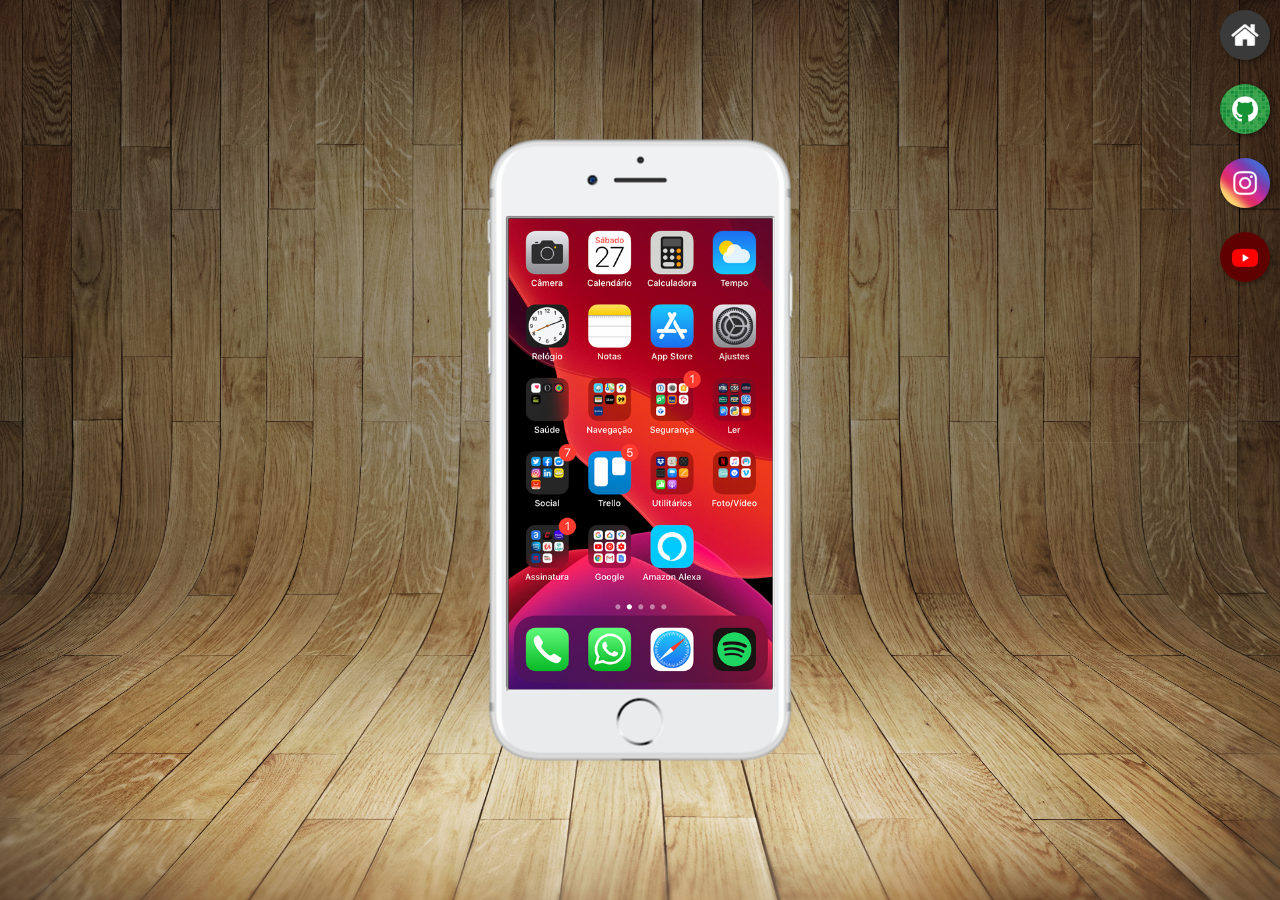
<file: index.html>
<!DOCTYPE html>
<html lang="pt-br">
<head>
    <meta charset="UTF-8">
    <meta name="viewport" content="width=device-width, initial-scale=1.0">
    <link rel="shortcut icon" href="favicon.ico" type="image/x-icon">
    <link rel="stylesheet" href="estilos/style.css">
    <title>Projeto Redes Sociais</title>
</head>
<body>
    <main>
        <section id="telefone">
          <iframe src="home.html" name= "tela" id="tela"></iframe>
        </section>

        <section id="redes-sociais">
            <a href="home.html" target="tela"><img src="imagens/logo-home.jpg" alt="Home"></a> <br>

            <a href="github.html" target="tela"><img src="imagens/logo-github.jpg" alt="GitHub"></a> <br>

            <a href="instagram.html" target="tela"><img src="imagens/logo-instagram.jpg" alt="Instagram"></a> <br>

            <a href="youtube.html" target="tela"><img src="imagens/logo-youtube.jpg" alt="YouTube"></a>

        </section>
    </main>
</body>
</htmltela
</file>
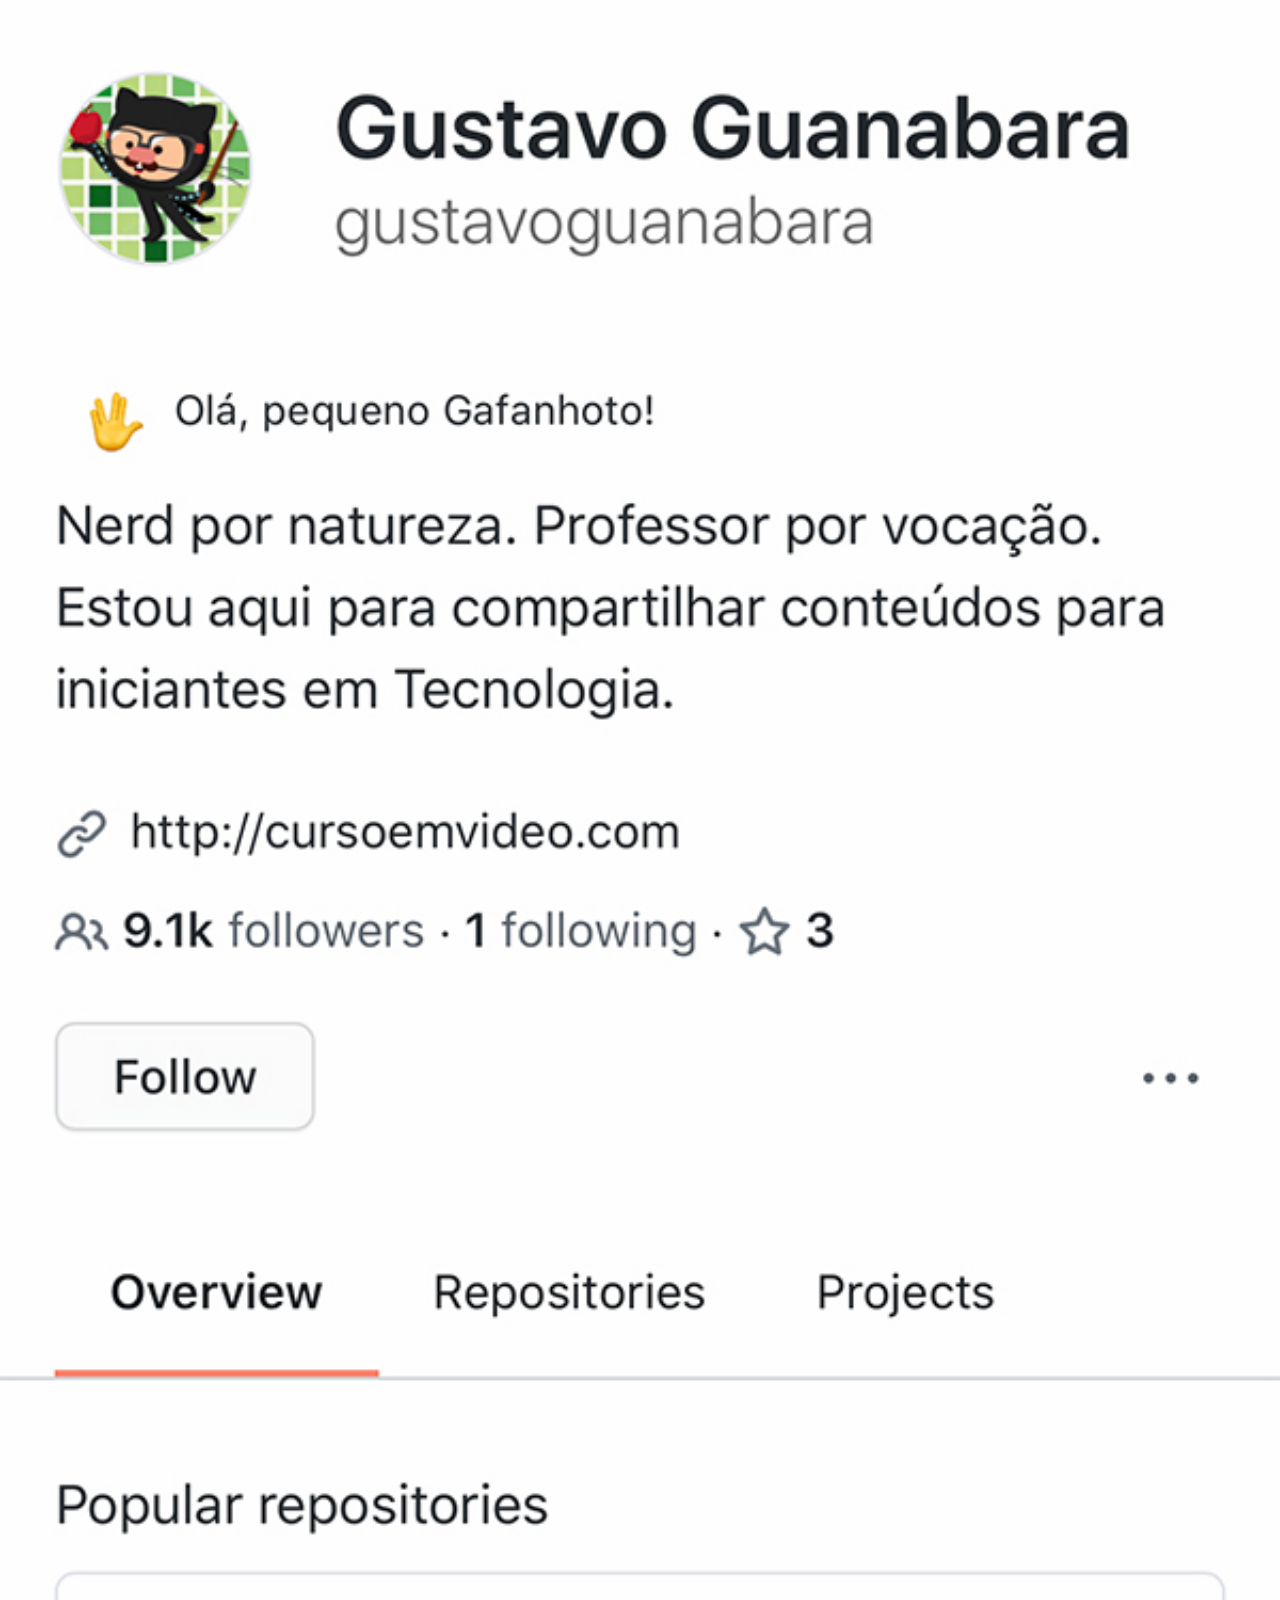
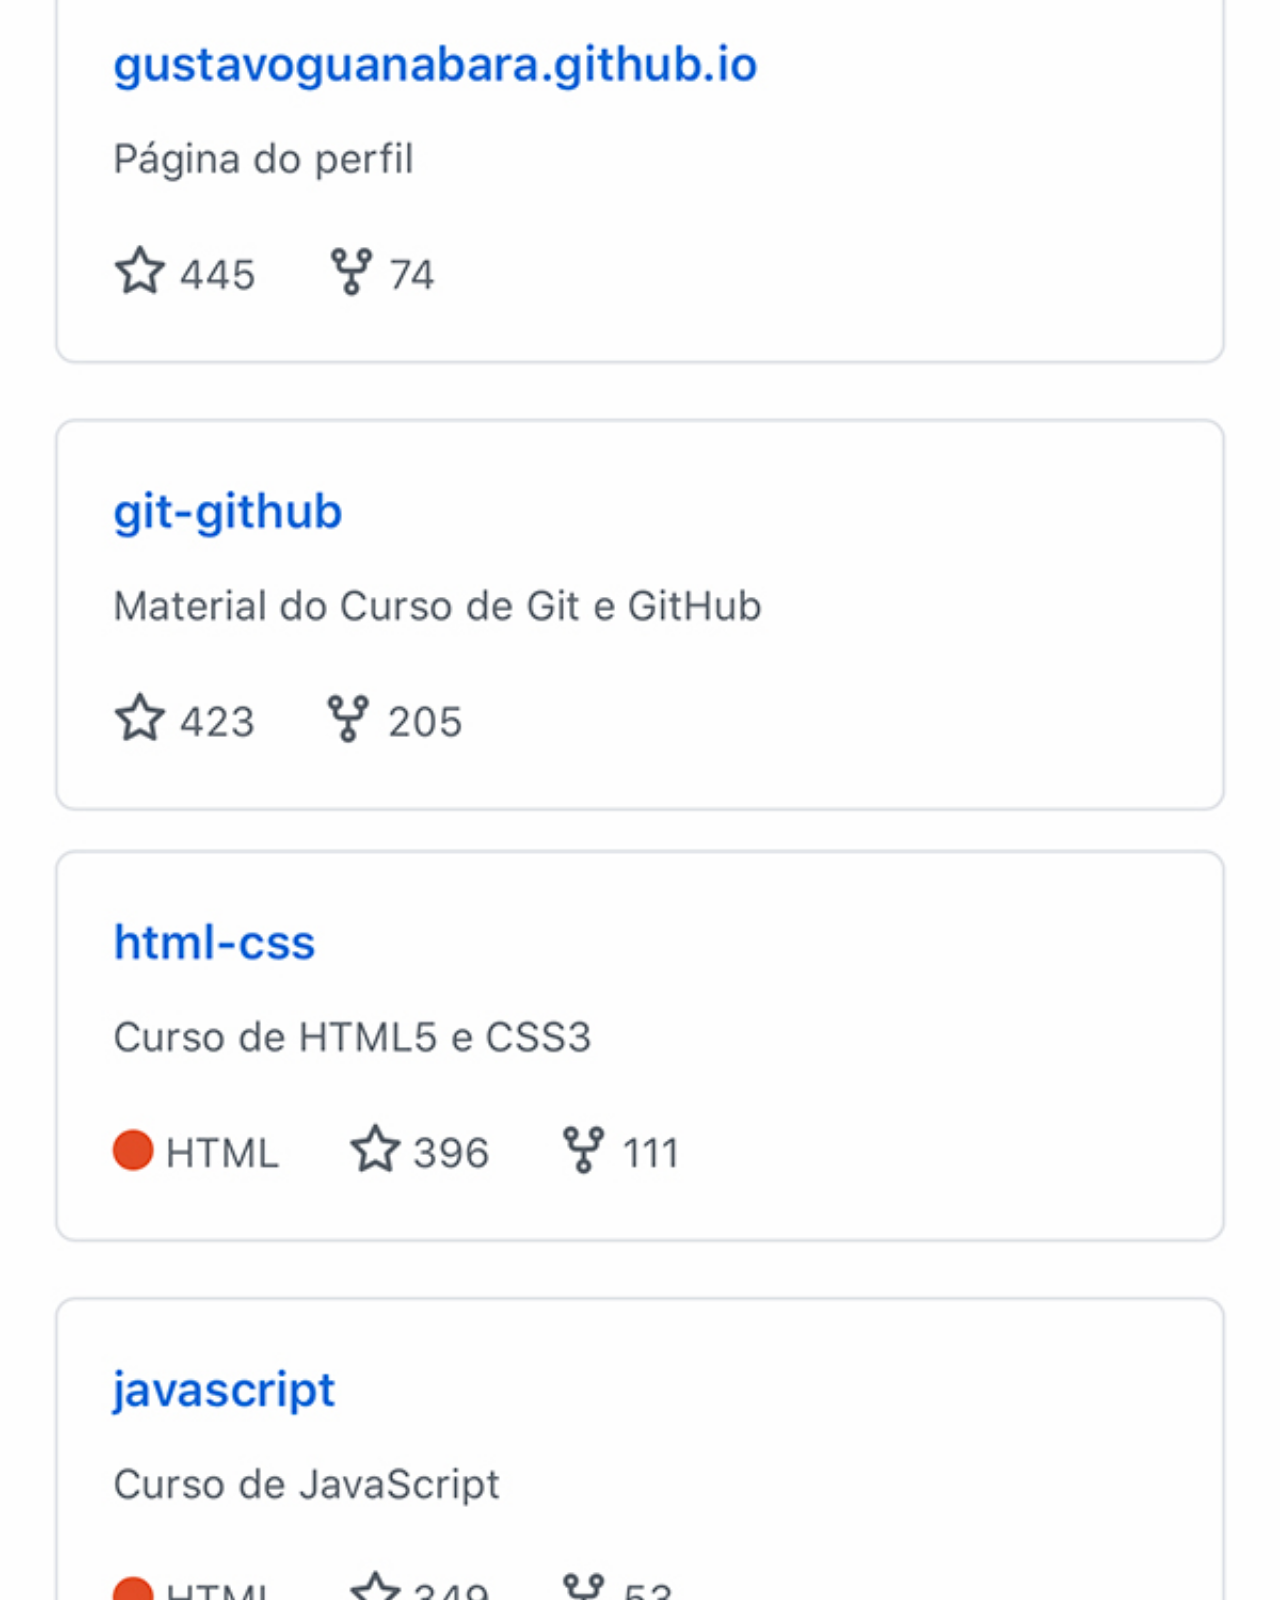
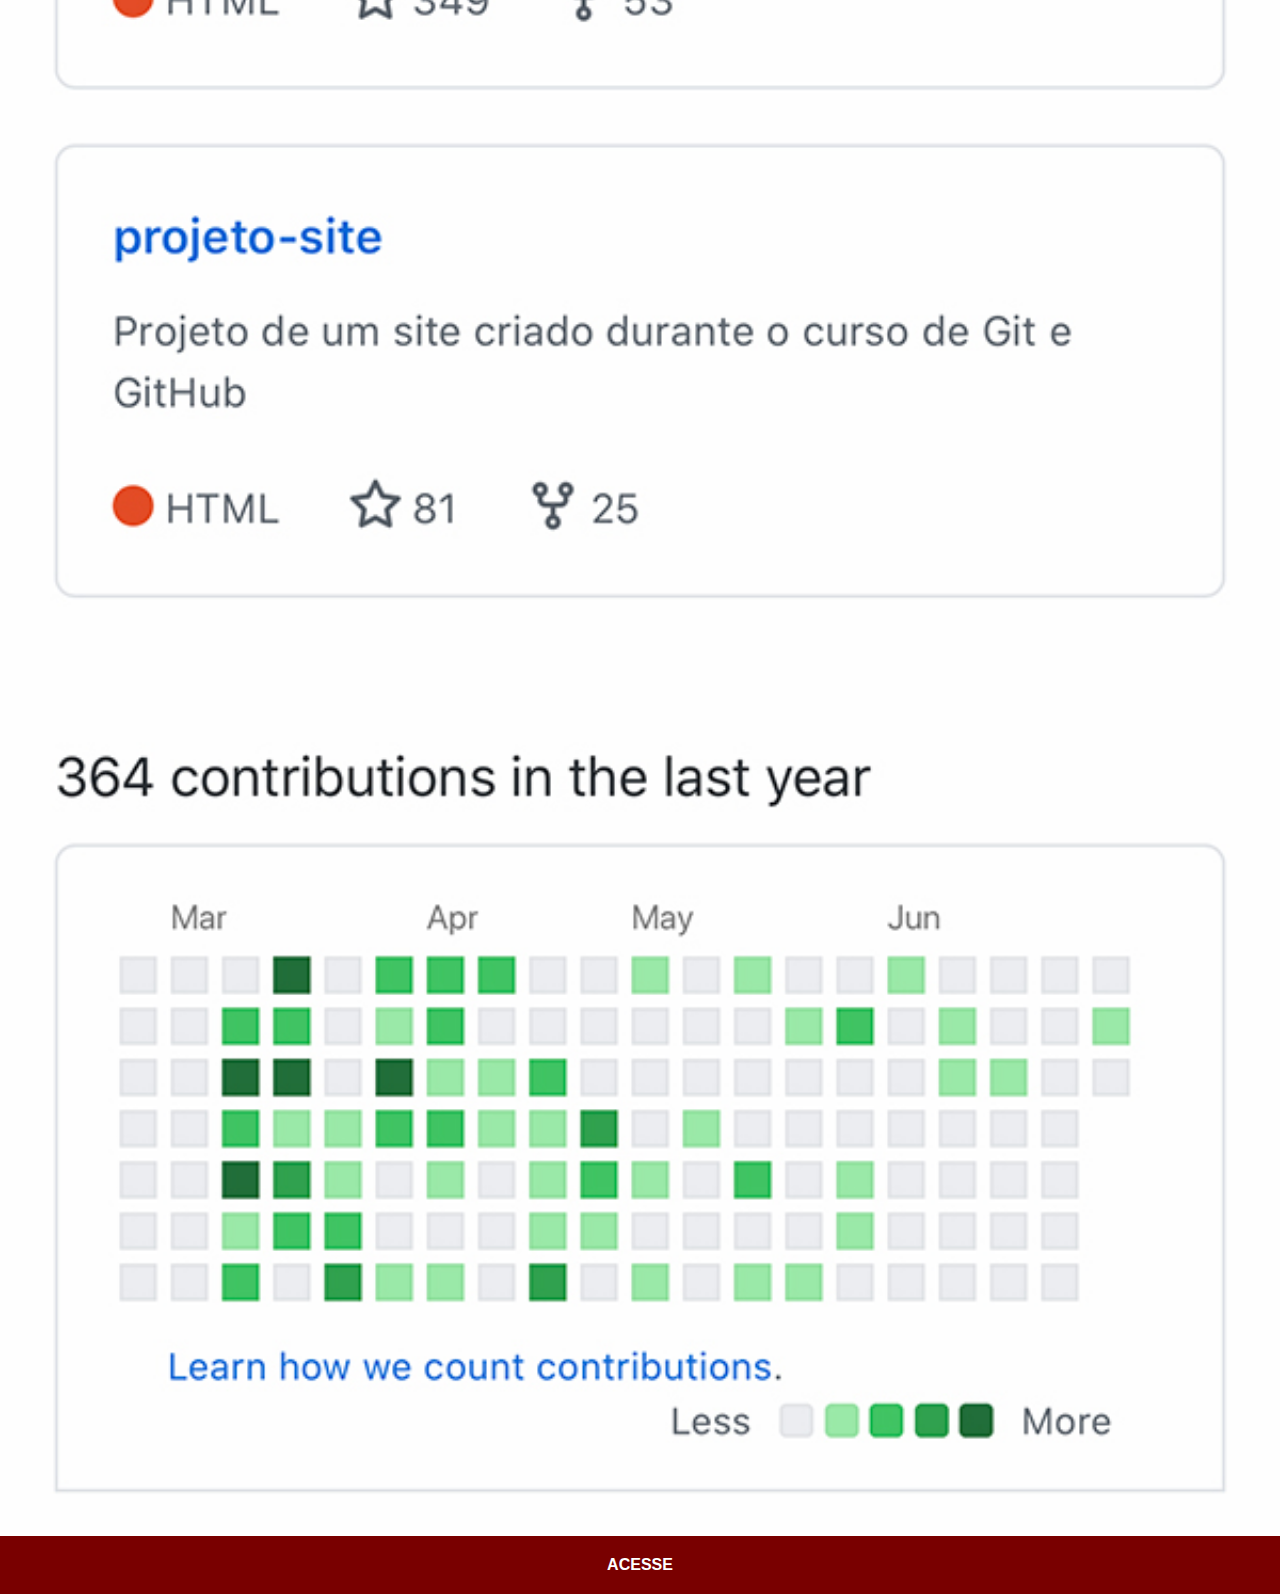
<file: github.html>
<!DOCTYPE html>
<html lang="pt-br">
<head>
    <meta charset="UTF-8">
    <meta name="viewport" content="width=device-width, initial-scale=1.0">
    <title>GitHub</title>
    <link rel="stylesheet" href="estilos/social.css">
</head>
<body>
    <img src="imagens/tela-github.jpg" alt="GitHub">
    <a href="https://github.com/luizagostinho" target="_blank">ACESSE</a>
</body>
</html>
</file>
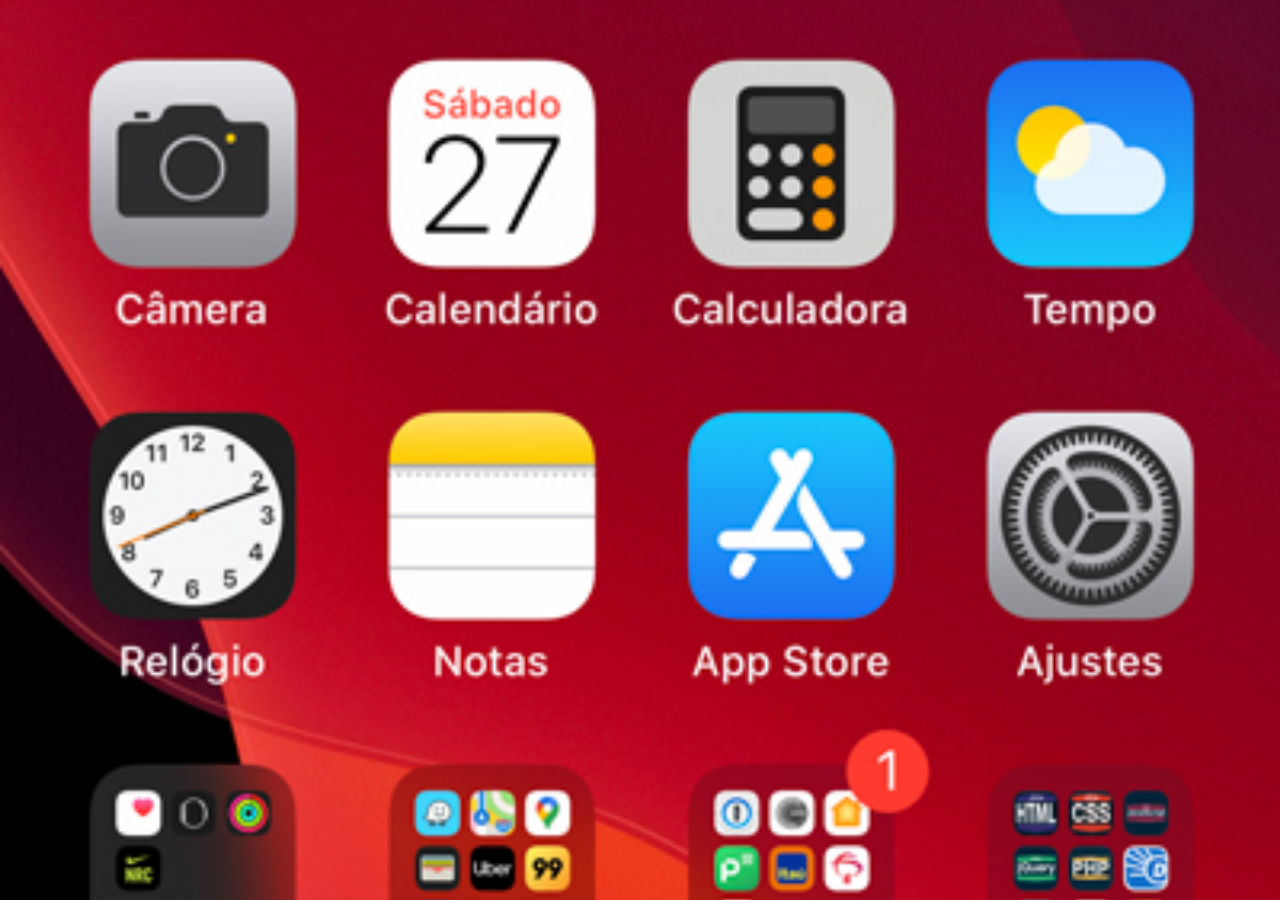
<file: home.html>
<!DOCTYPE html>
<html lang="pt-br">
<head>
    <meta charset="UTF-8">
    <meta name="viewport" content="width=device-width, initial-scale=1.0">
    <title>Home</title>
</head>
<style>
    * {
        margin: 0px;
        padding: 0px;
    }

    body {
        width: 100vw;
        height: 100vh;
        background: black url('imagens/tela-home.jpg') no-repeat top center ;
        background-size: cover;
    }
</style>
<body>

    
</body>
</html>
</file>
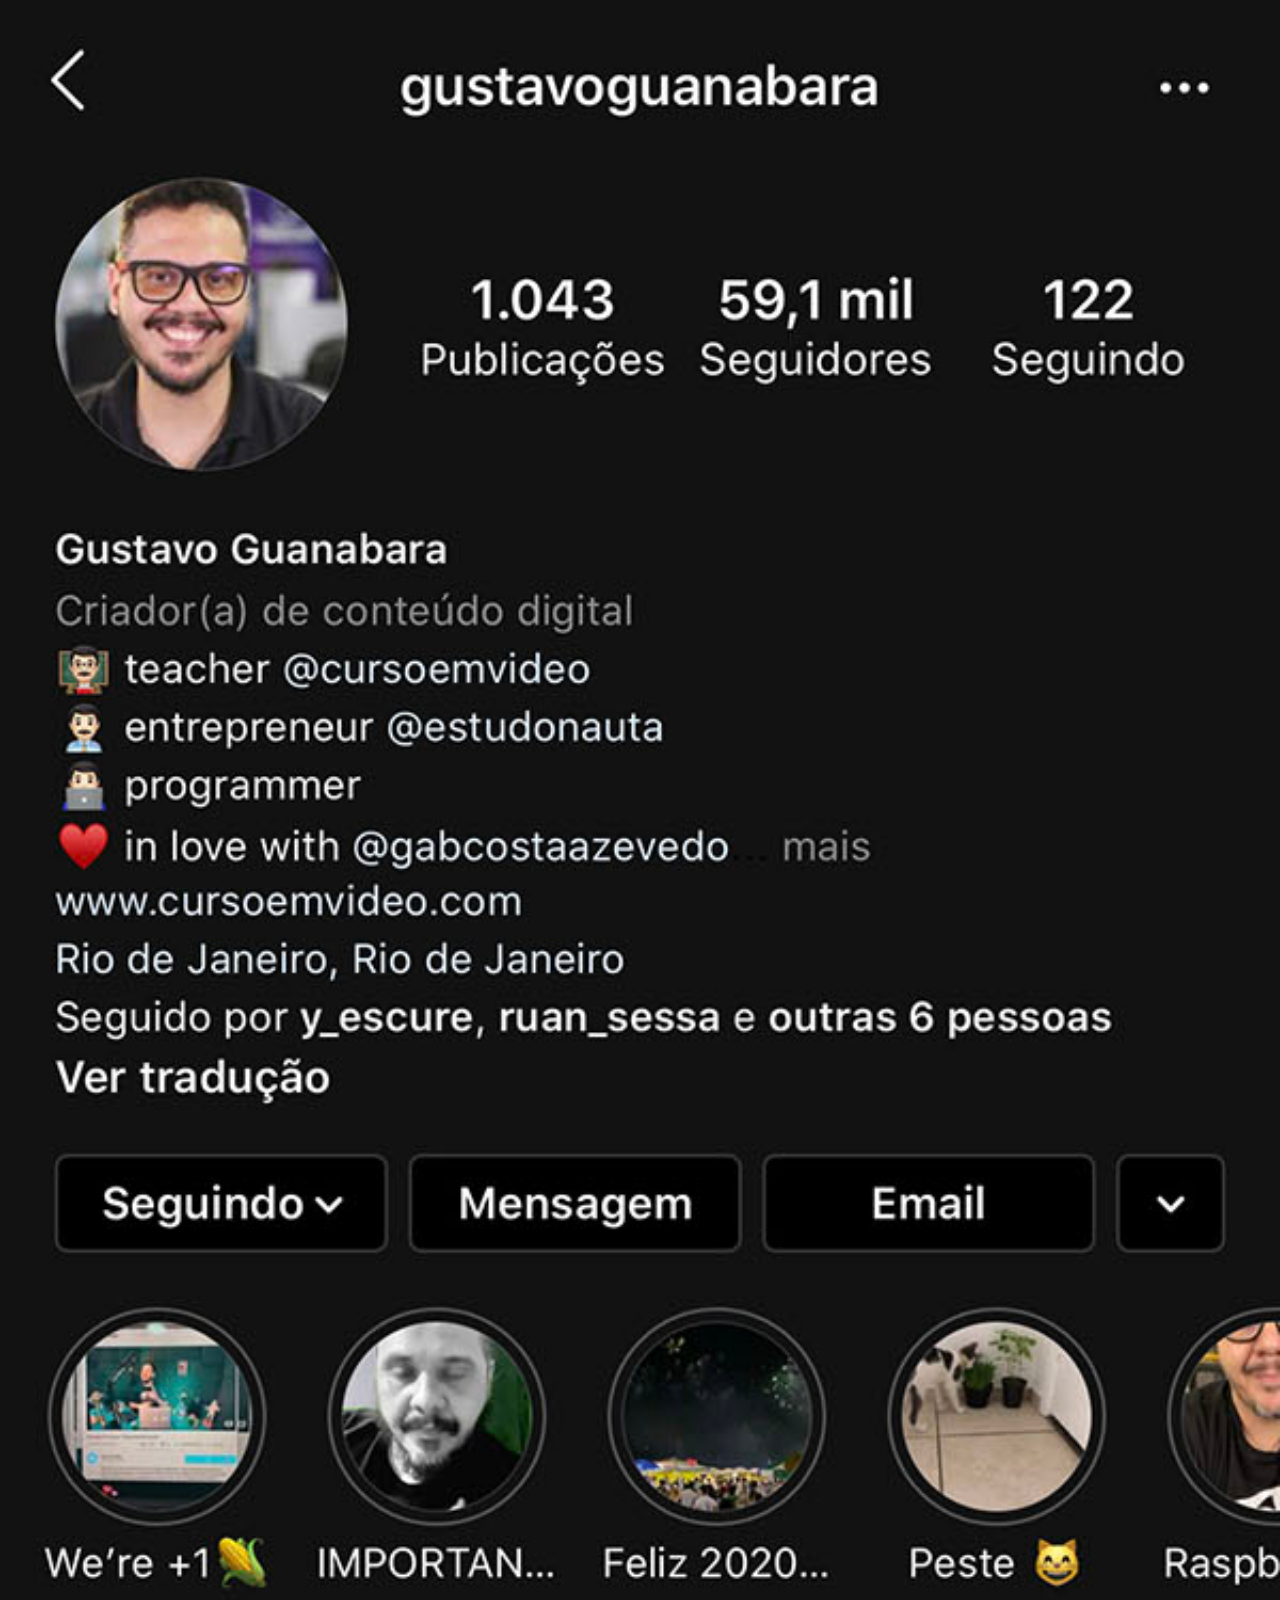
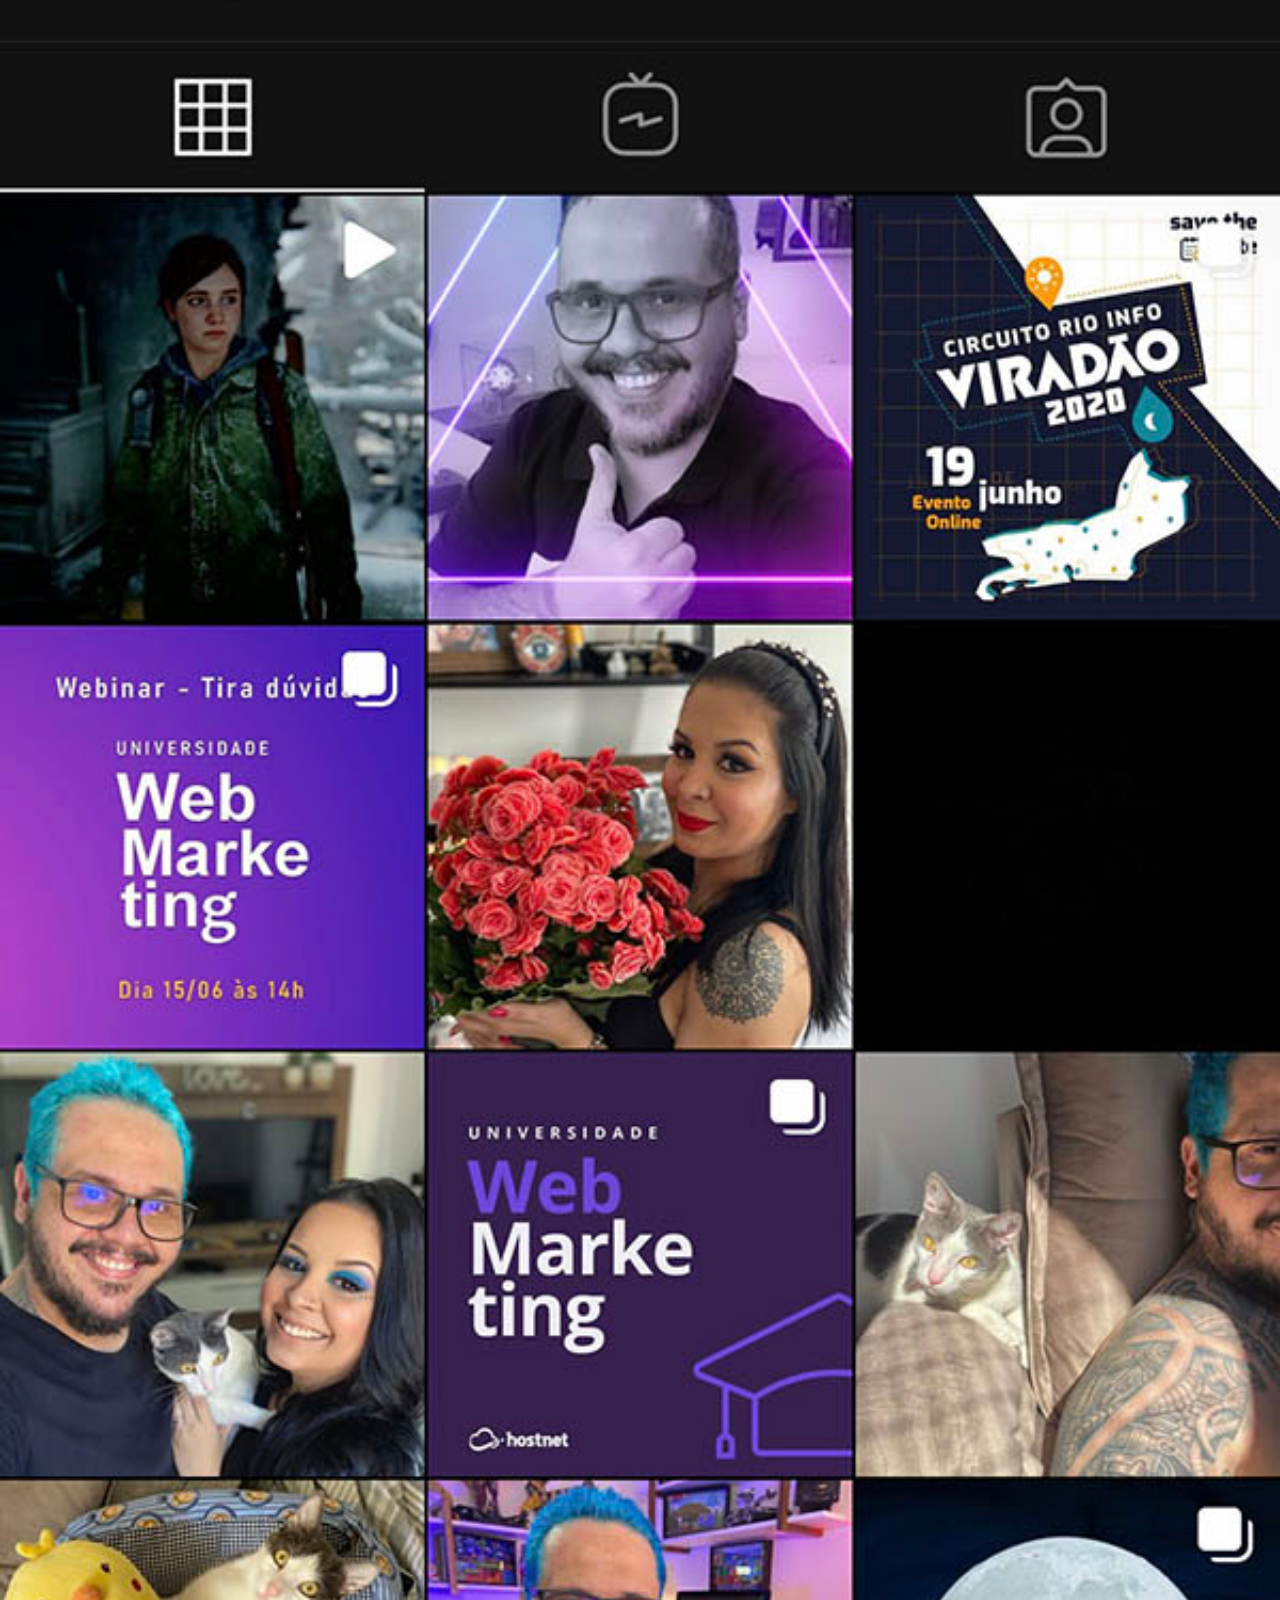
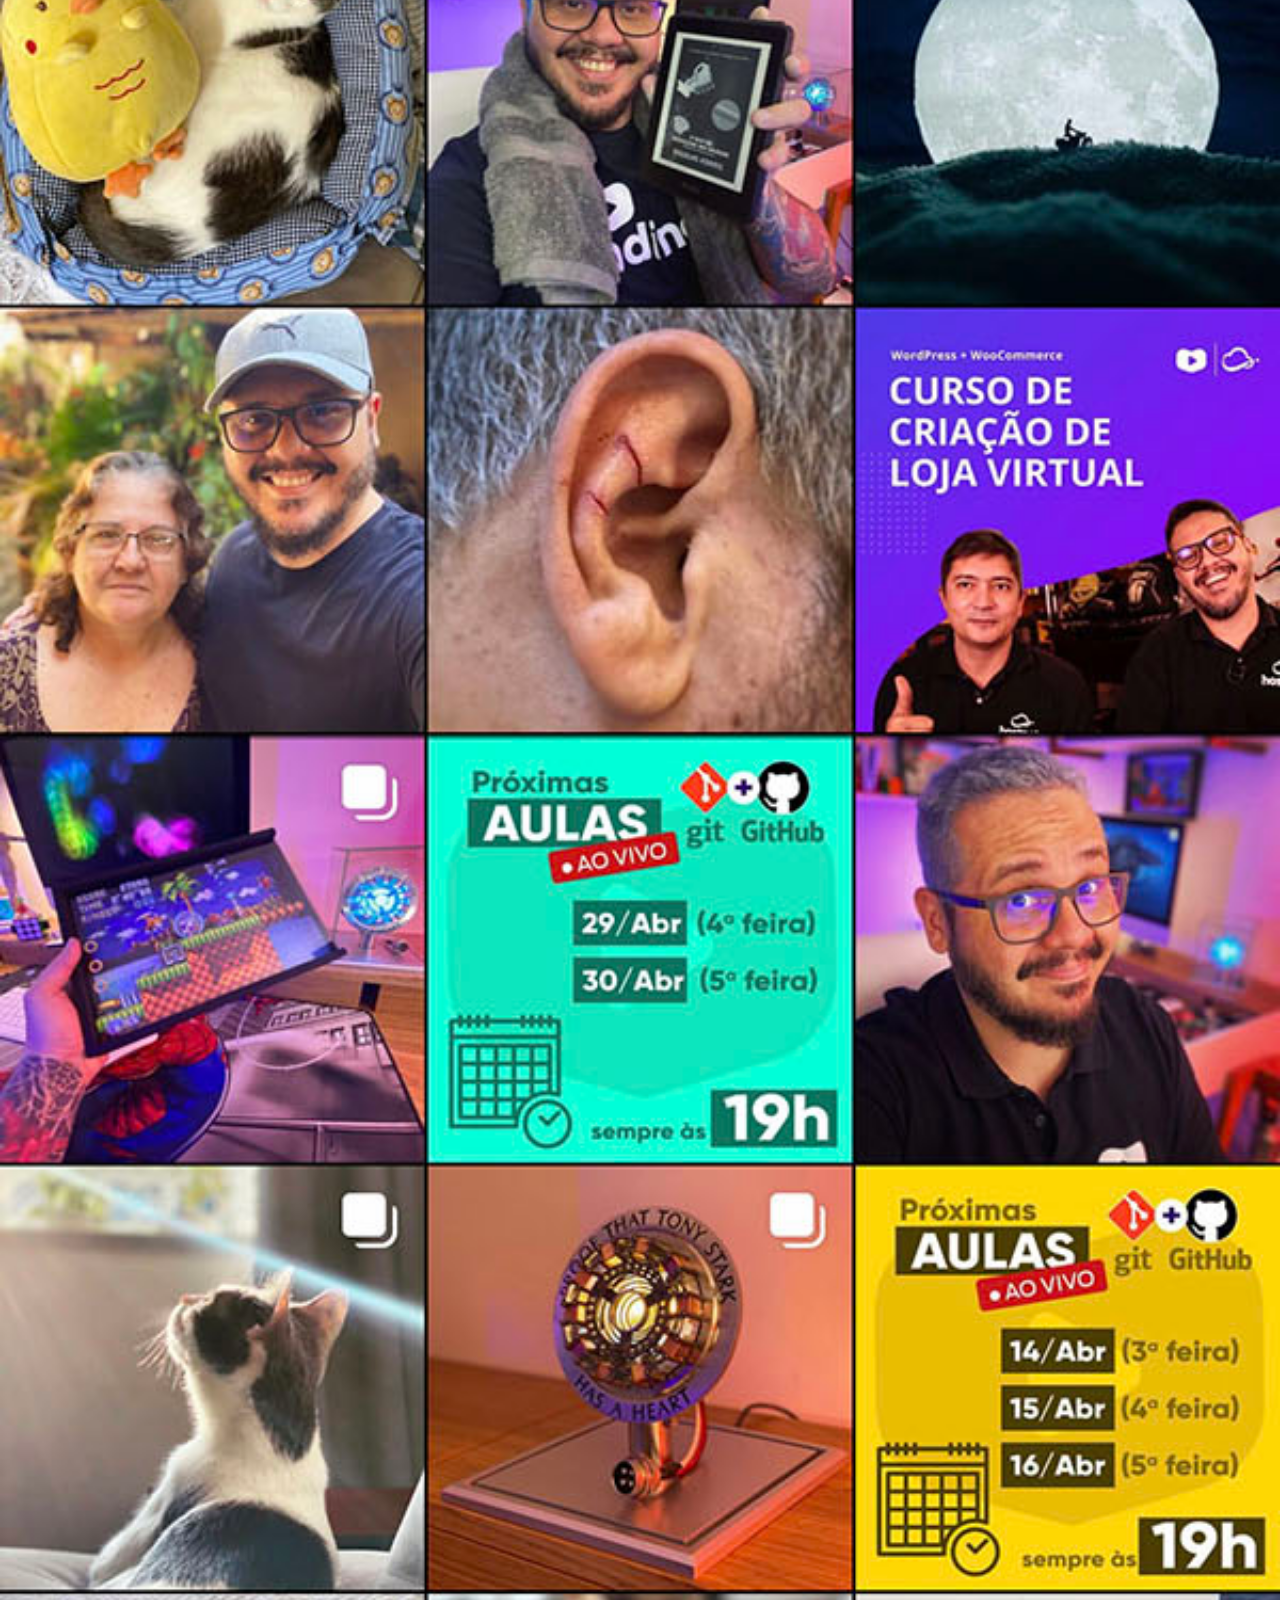
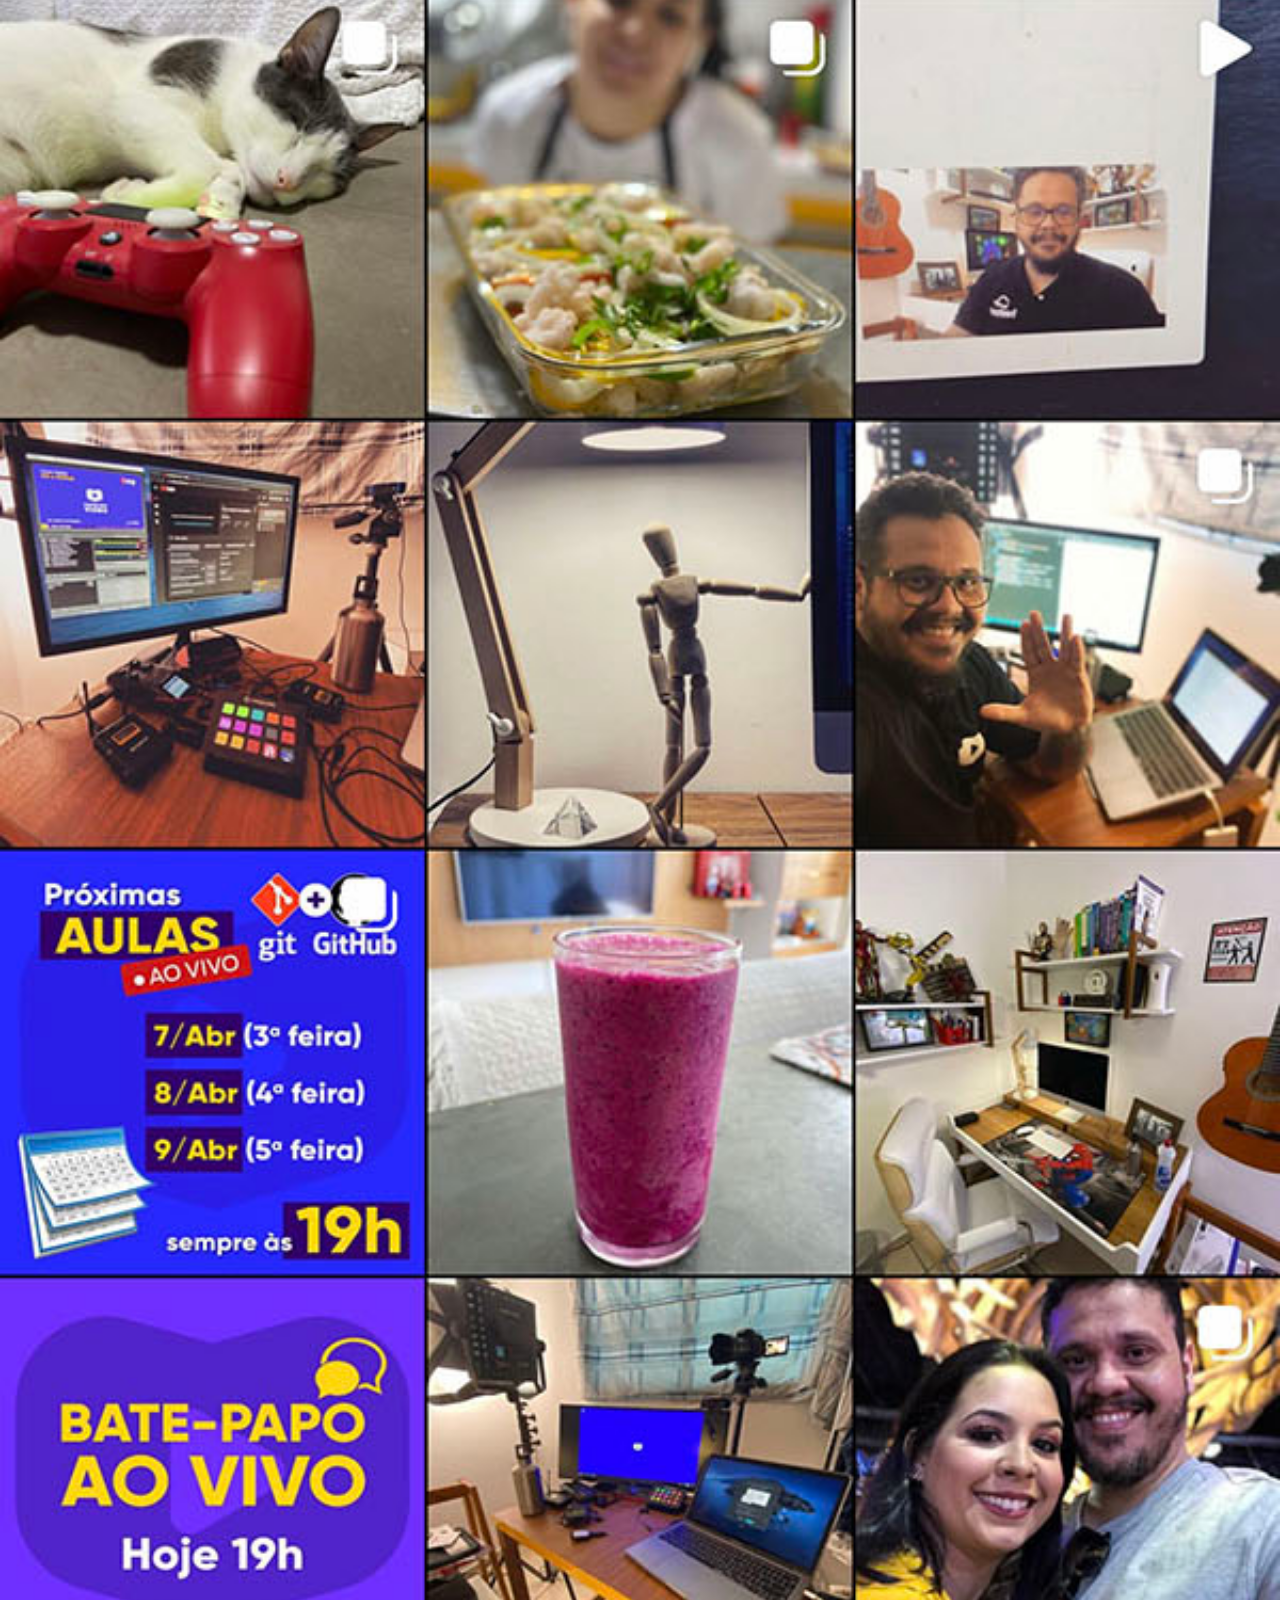
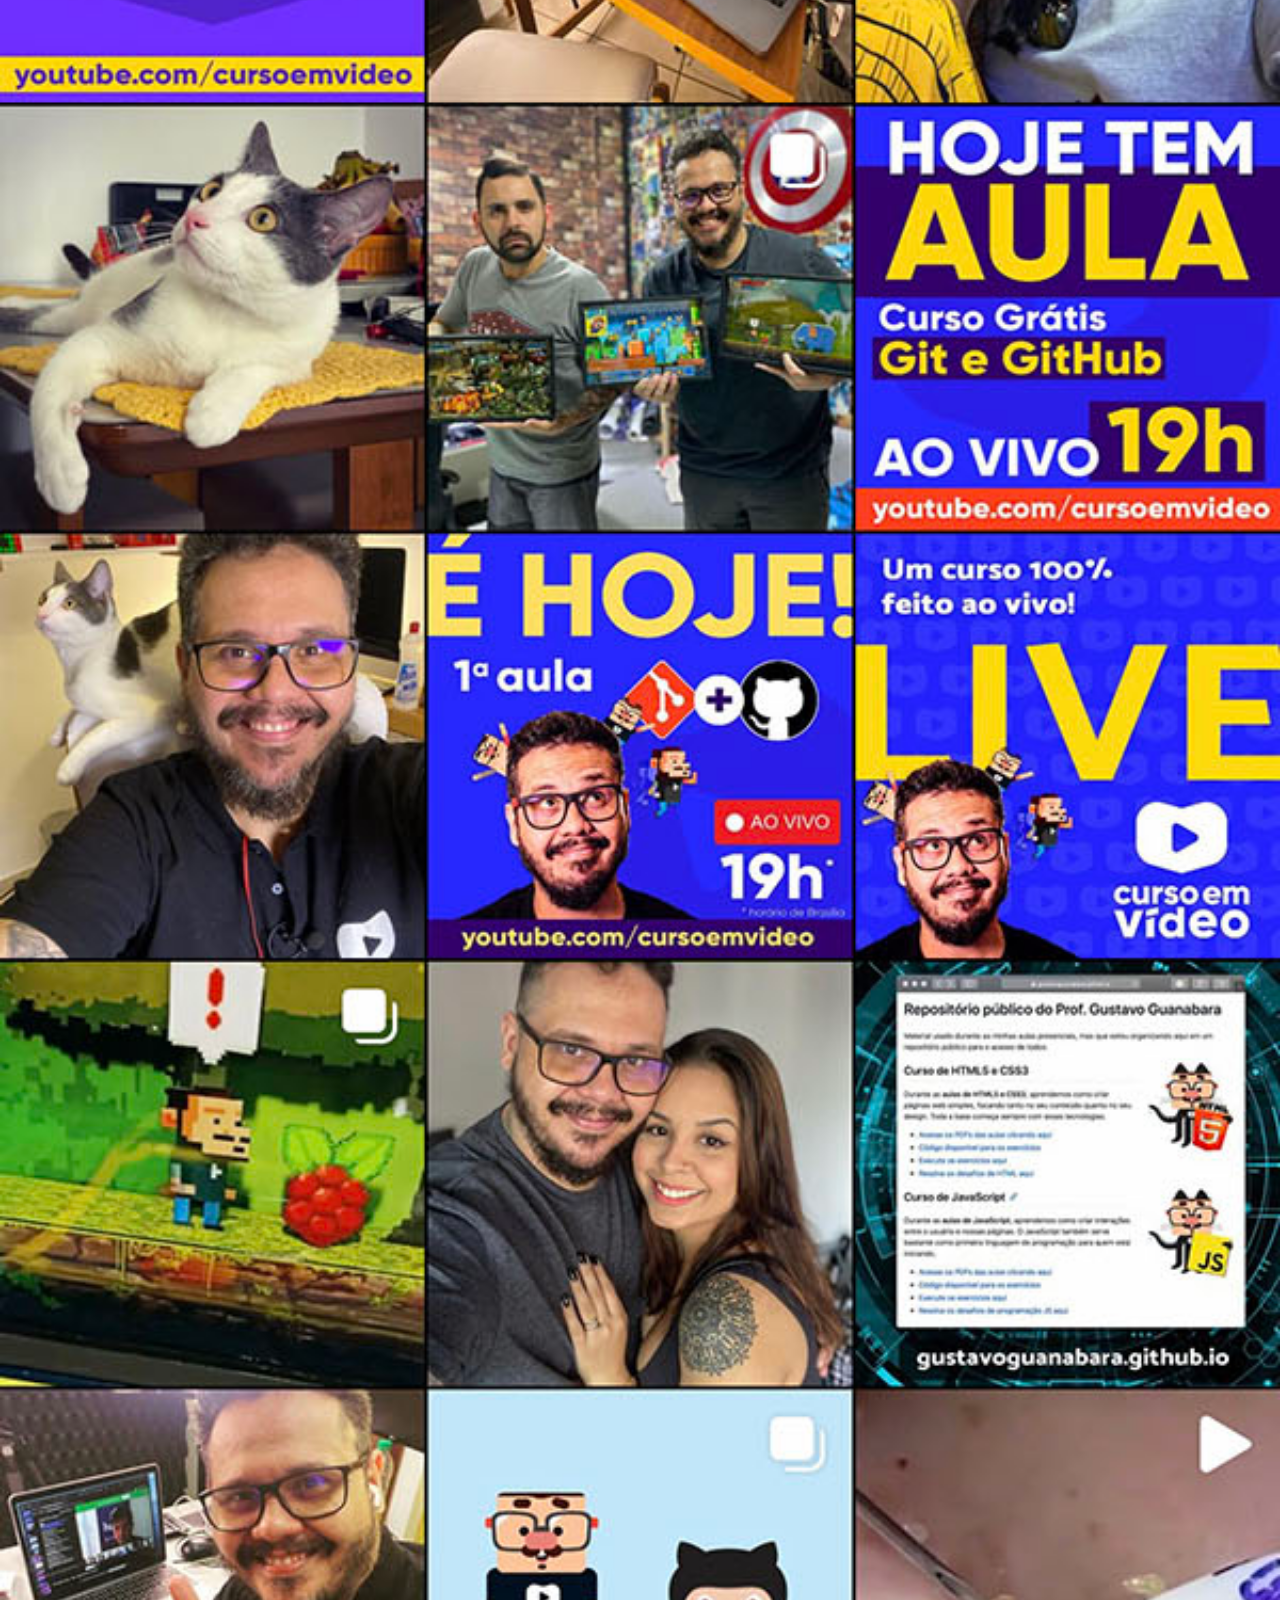
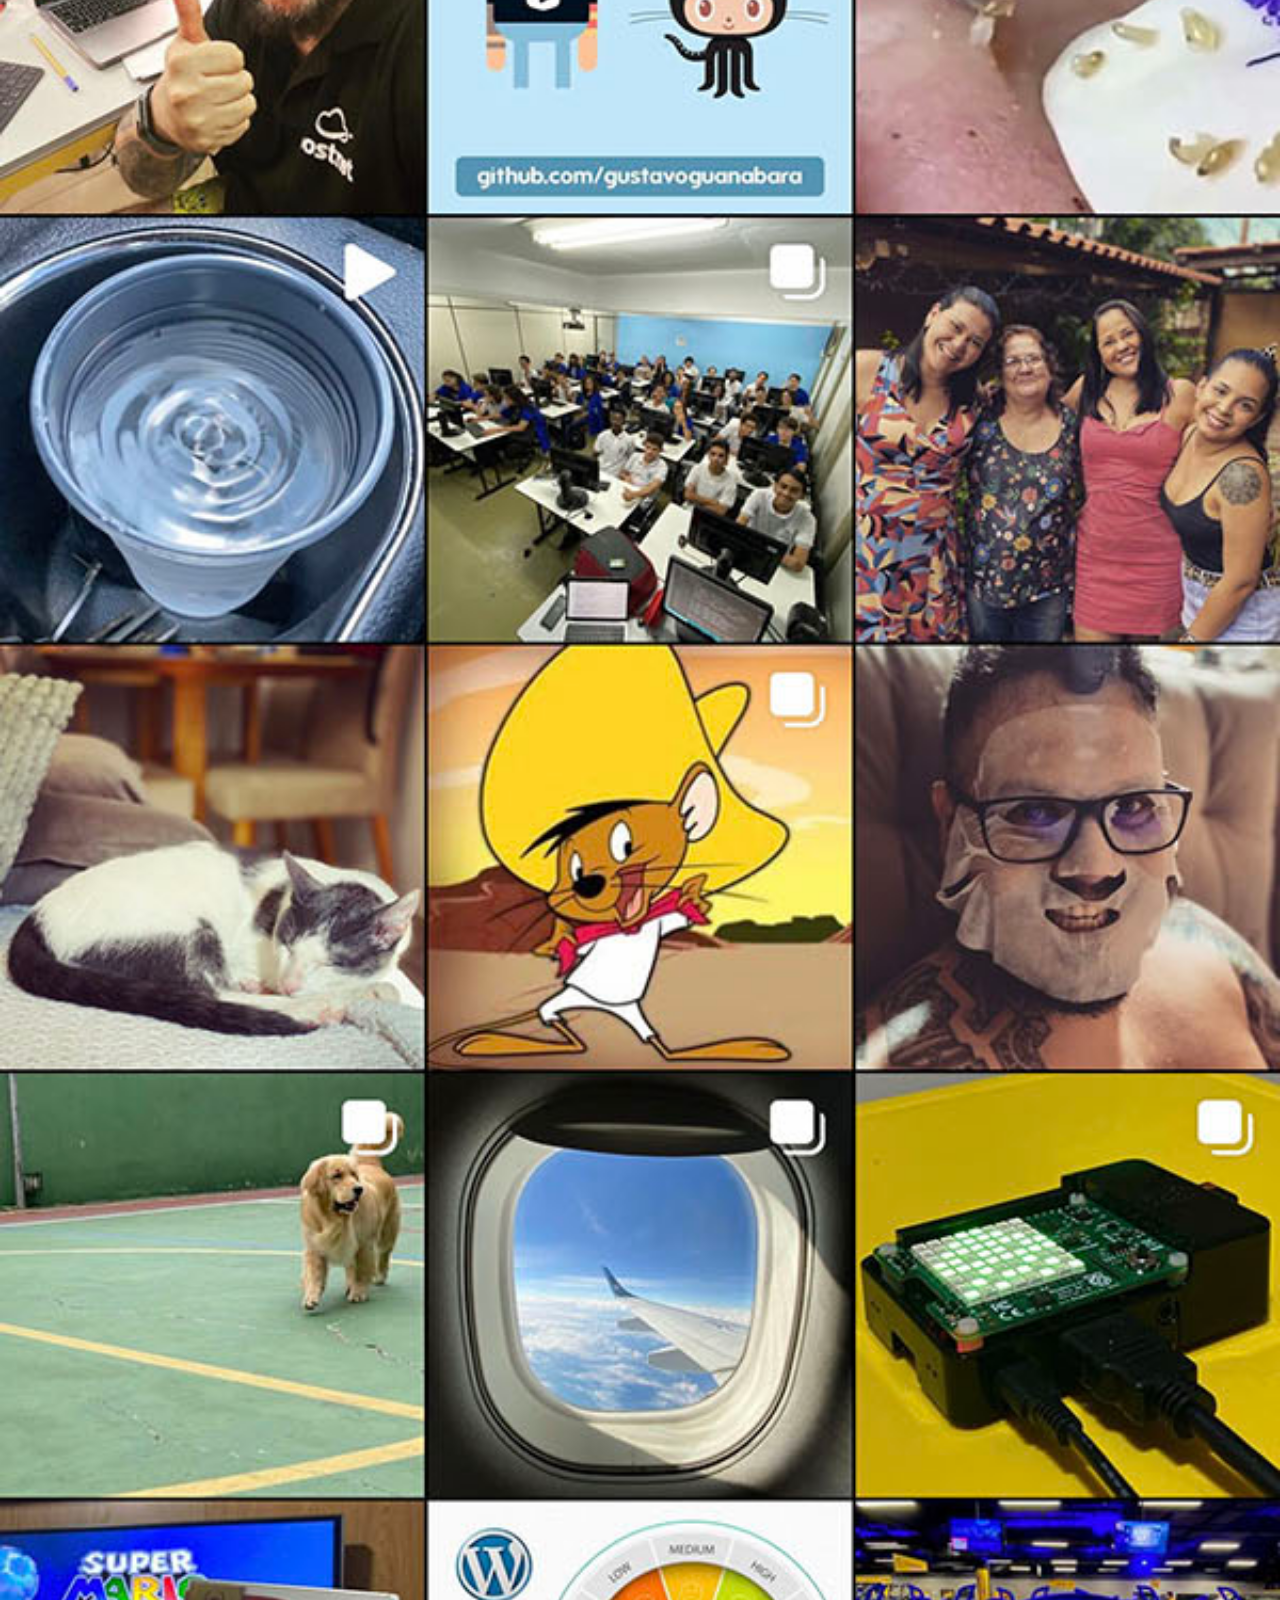
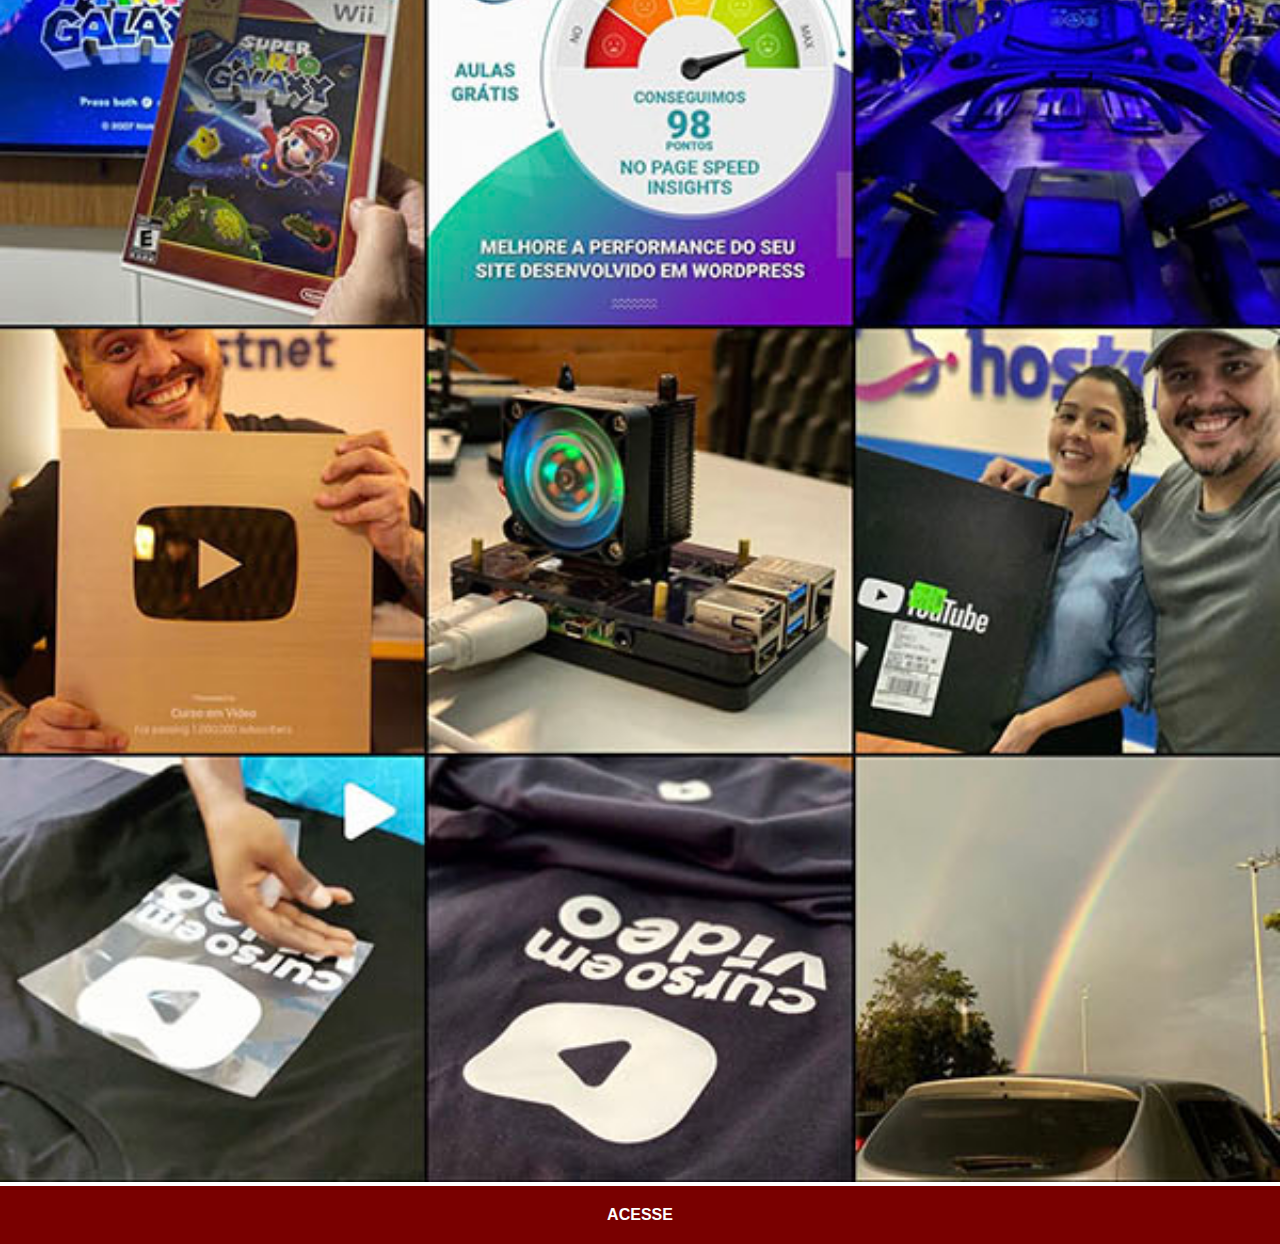
<file: instagram.html>
<!DOCTYPE html>
<html lang="pt-br">
<head>
    <meta charset="UTF-8">
    <meta name="viewport" content="width=device-width, initial-scale=1.0">
    <title>Instagram</title>
    <link rel="stylesheet" href="estilos/social.css">
</head>
<body>
    <img src="imagens/tela-instagram.jpg" alt="Instagram">
    <a href="https://www.instagram.com/nanderayt/" target="_blank">ACESSE</a>
</body>
</html>
</file>
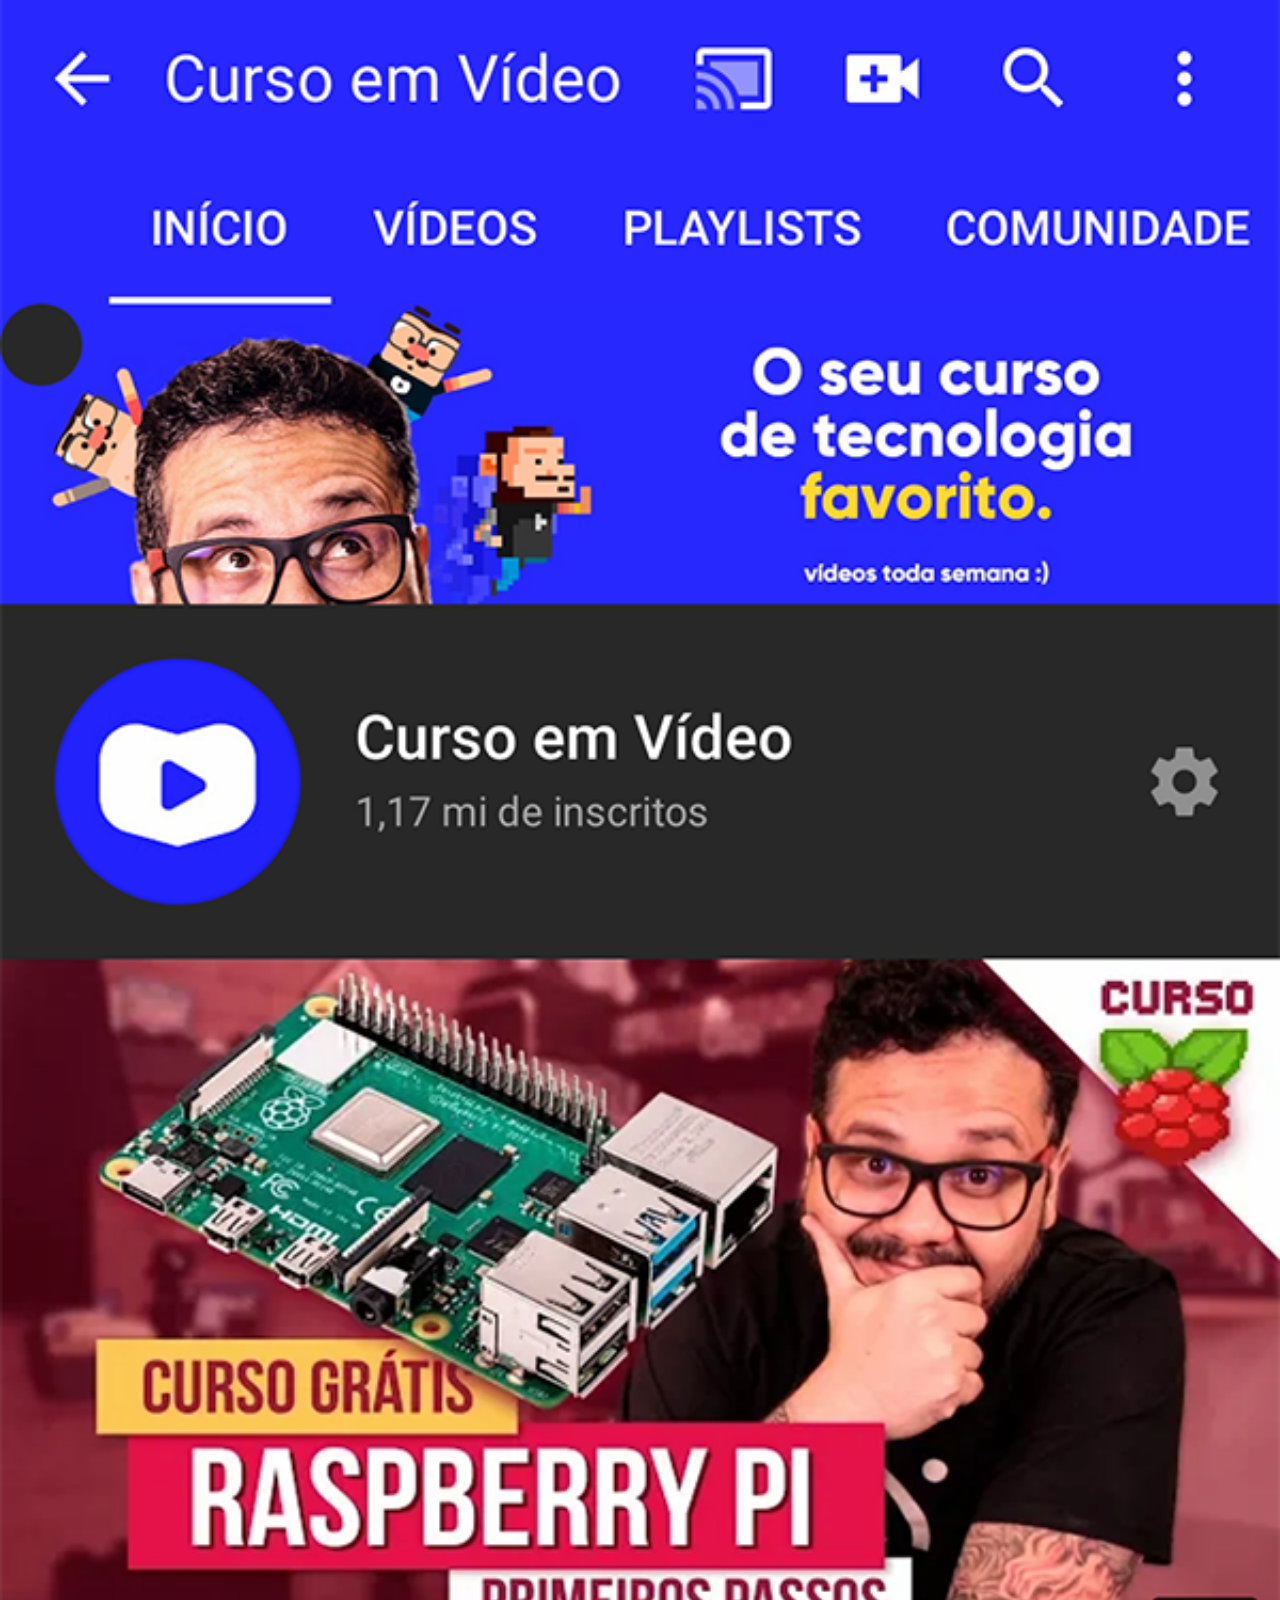
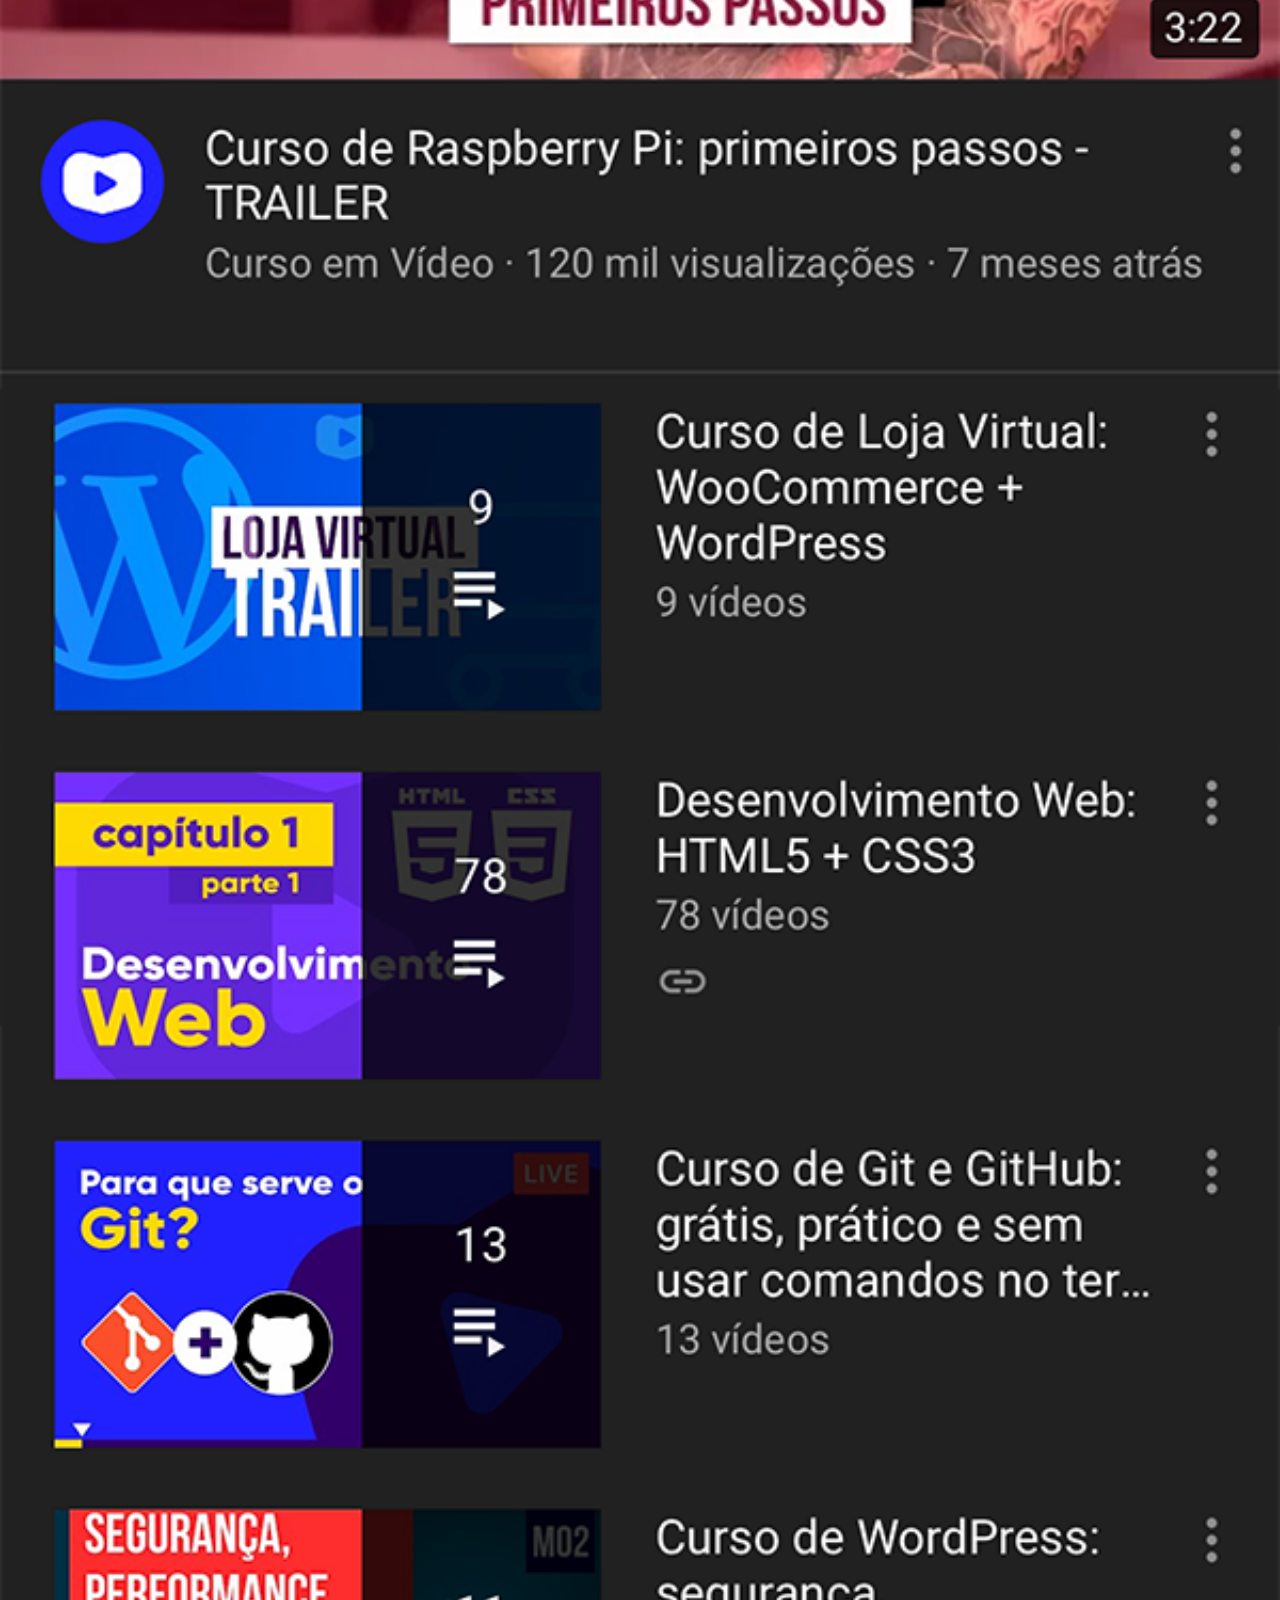
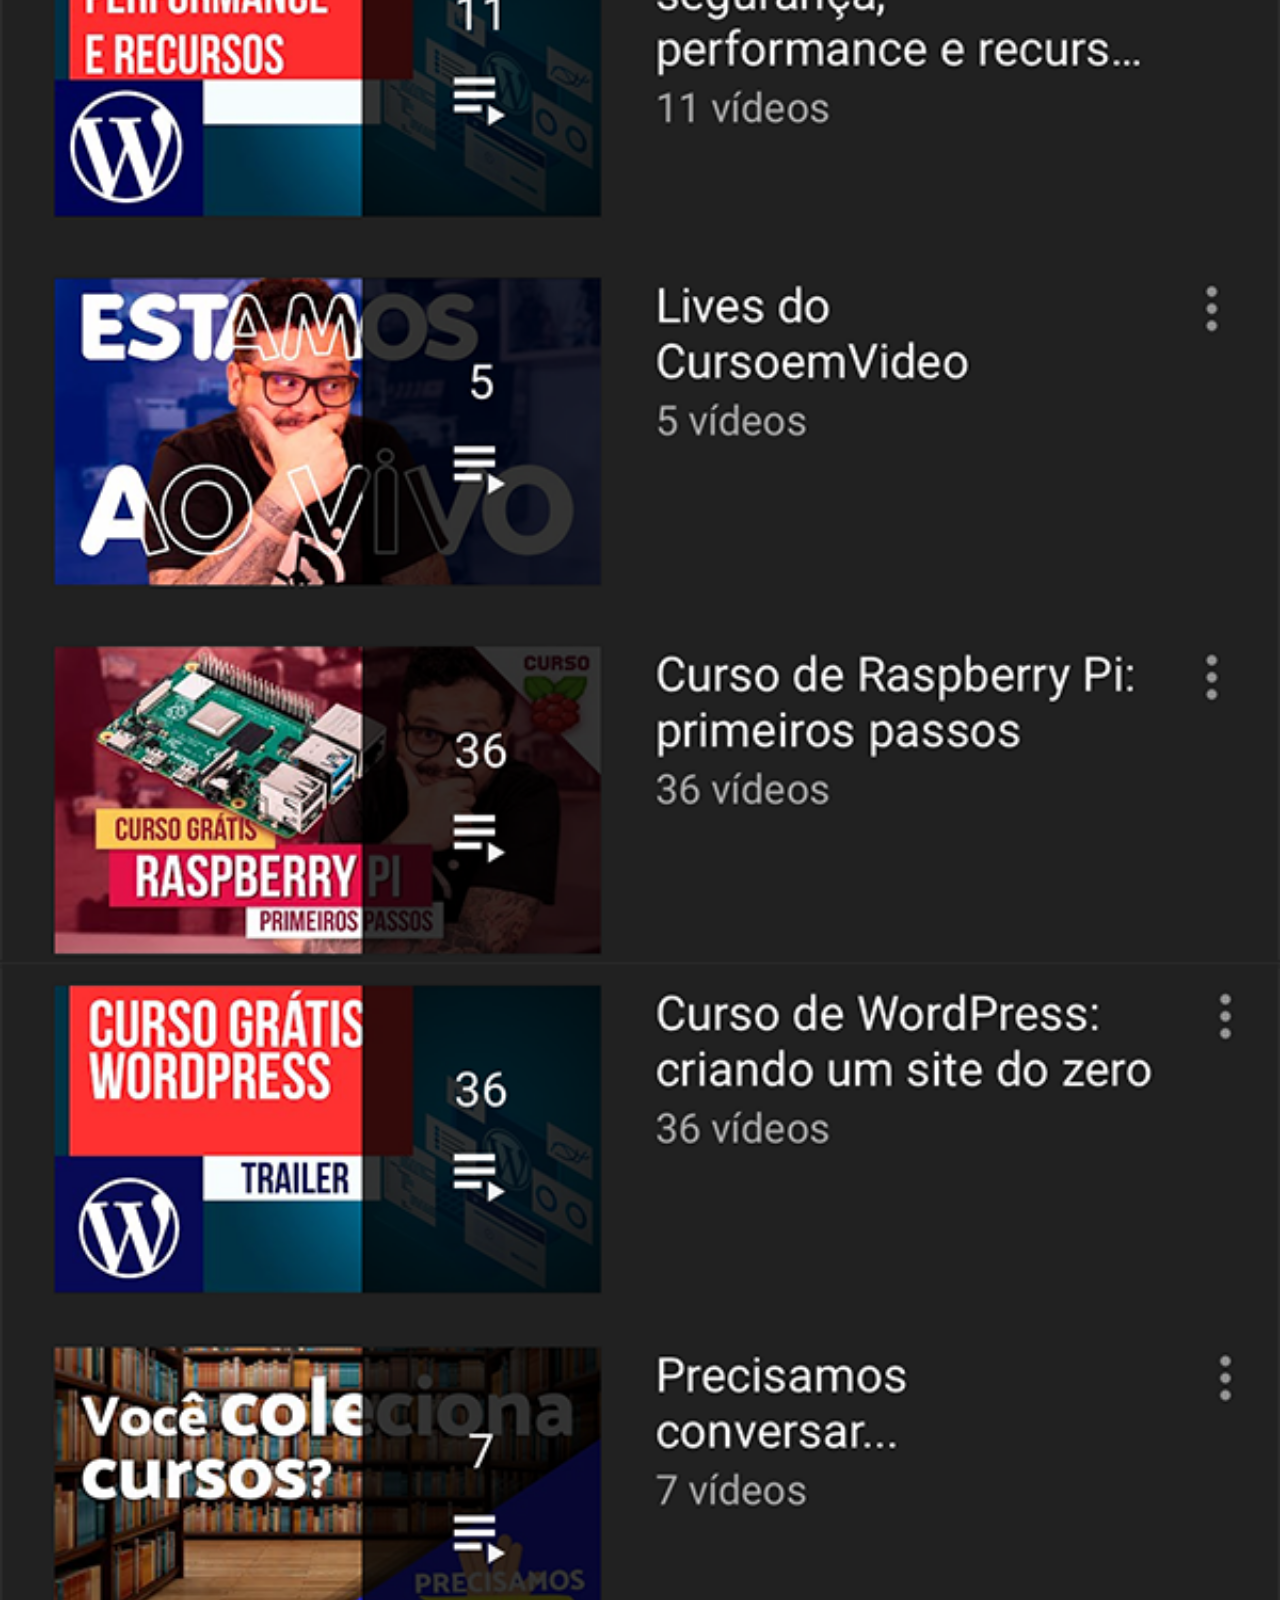
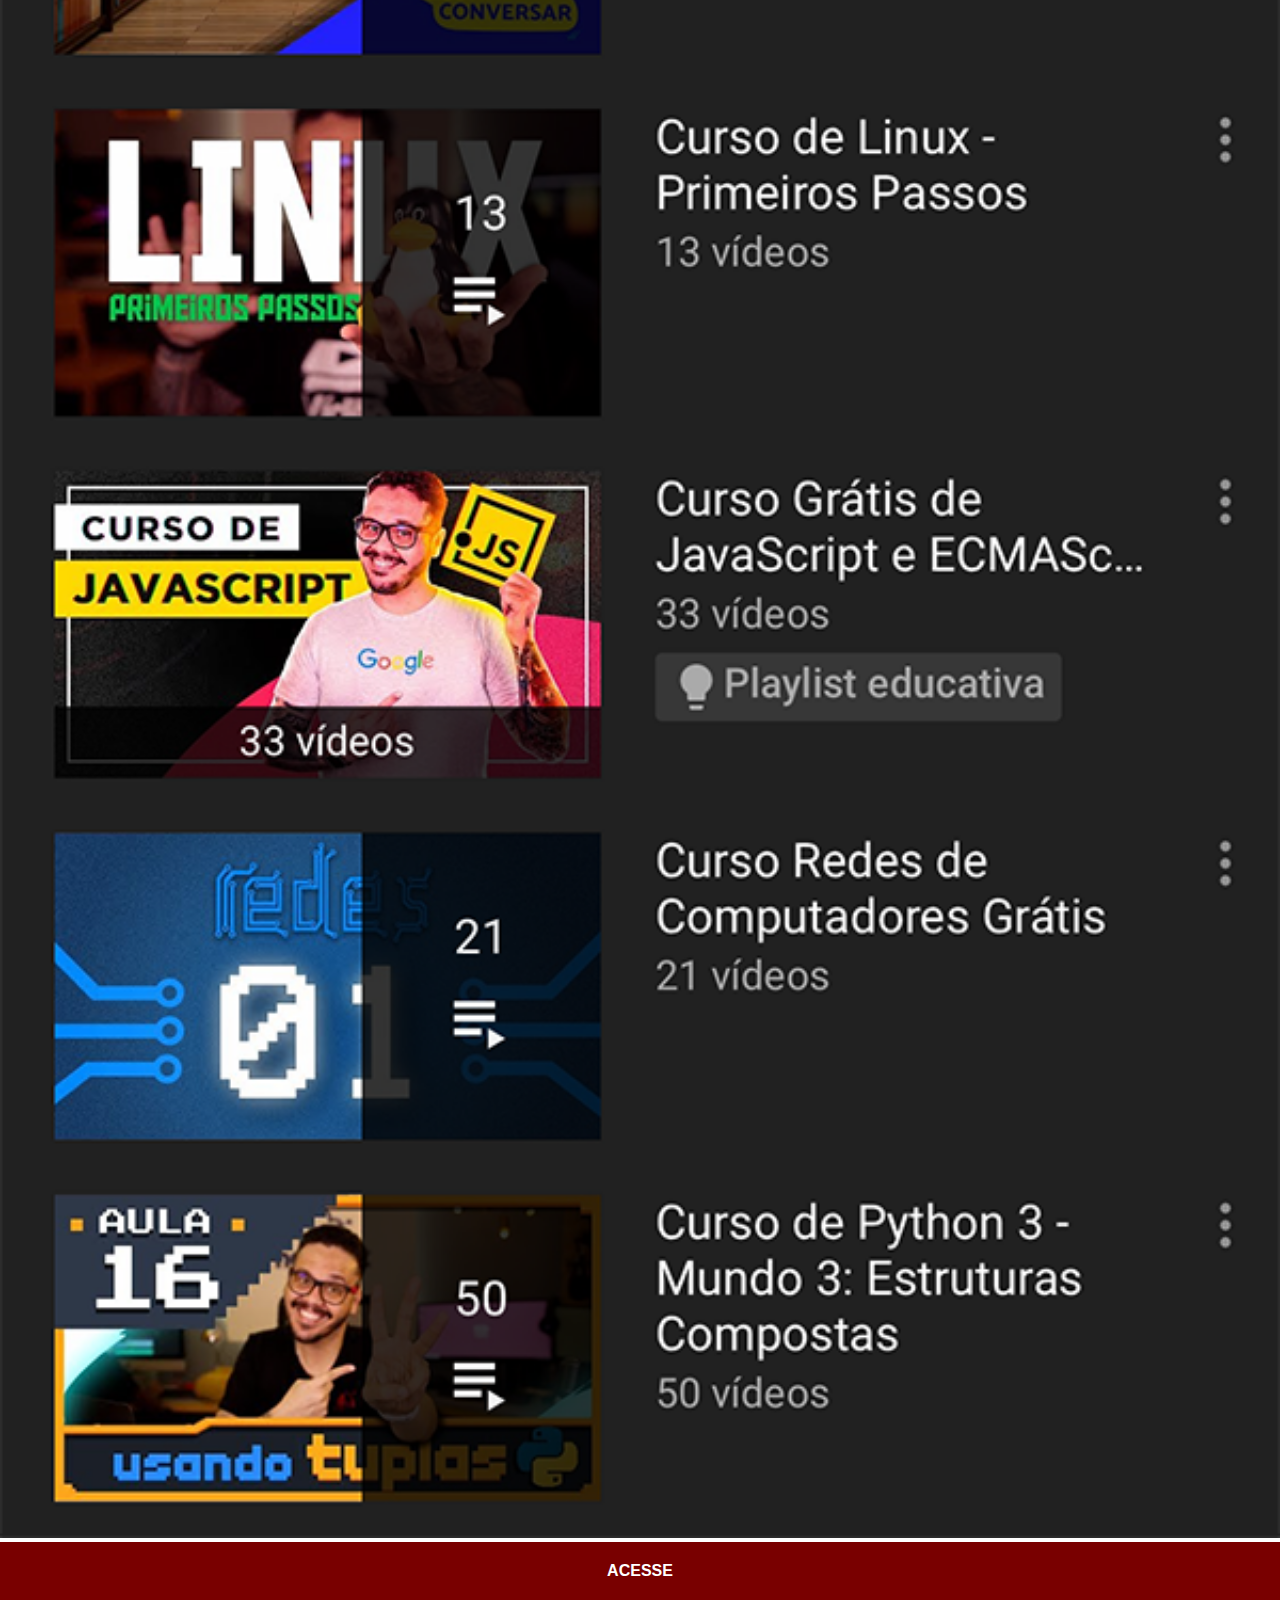
<file: youtube.html>
<!DOCTYPE html>
<html lang="pt-br">
<head>
    <meta charset="UTF-8">
    <meta name="viewport" content="width=device-width, initial-scale=1.0">
    <title>YouTube</title>
</head>
<link rel="stylesheet" href="estilos/social.css">

<body>
    <img src="imagens/tela-youtube.png" alt="YouTube">
    <a href="https://www.youtube.com/@nanderayt/playlists" target="_blank">ACESSE</a>
    
</body>
</html>
</file>
<file: estilos/style.css>
@charset "UTF-8";

* {
    margin: 0px;
    padding: 0px;
    font-family: Arial, Helvetica, sans-serif;
}

html, body {
    height: 100vh;
    width: 100vw;
    background-color: black;
} 

body {
    background: url('../imagens/fundo-madeira.jpg') no-repeat top center;
    background-size: cover;
    background-attachment: fixed;
}

main {
    height: 100vh;
    position: relative;
}

section#telefone {
    position: absolute;
    top: 50%;
    left: 50%;
    transform: translate(-50%, -50%);
    
    height: 627px;
    width: 311px;
    background: url('../imagens/frame-iphone.png') no-repeat;
}

iframe#tela {
    position: relative;
    top: 80px;
    left: 22px;
    width: 264px;
    height: 471px;
}

section#redes-sociais {
    text-align: right;
    
}

section#redes-sociais img:hover {
    border: 2px solid rgba(255, 255, 255, 0.658);
    transform: translate(-2px, -2px);
    box-shadow: 5px 5px 10px rgba(0, 0, 0, 0.404);
}

section#redes-sociais img {
    width: 50px;
    margin: 10px;
    border-radius: 50%;
    box-shadow: 2px 2px 5px rgba(0, 0, 0, 0.400);
    box-sizing: border-box;

}
</file>
<file: estilos/social.css>
@charset "UTF-8";

::-webkit-scrollbar {
    height: 0px;
     width: 0px;
}

* {
    padding: 0px;
     margin: 0px;
     font-family: Arial, Helvetica, sans-serif;
}

img {
    width: 100vw;
}

a {
    display: block;
    background-color: rgb(121, 0, 0);
    color: white;
    padding: 20px;
    text-align: center;
    font-weight: bolder;
    text-decoration: none;
}

a:hover {
    background-color: rgb(255, 0, 0);
}
</file>
